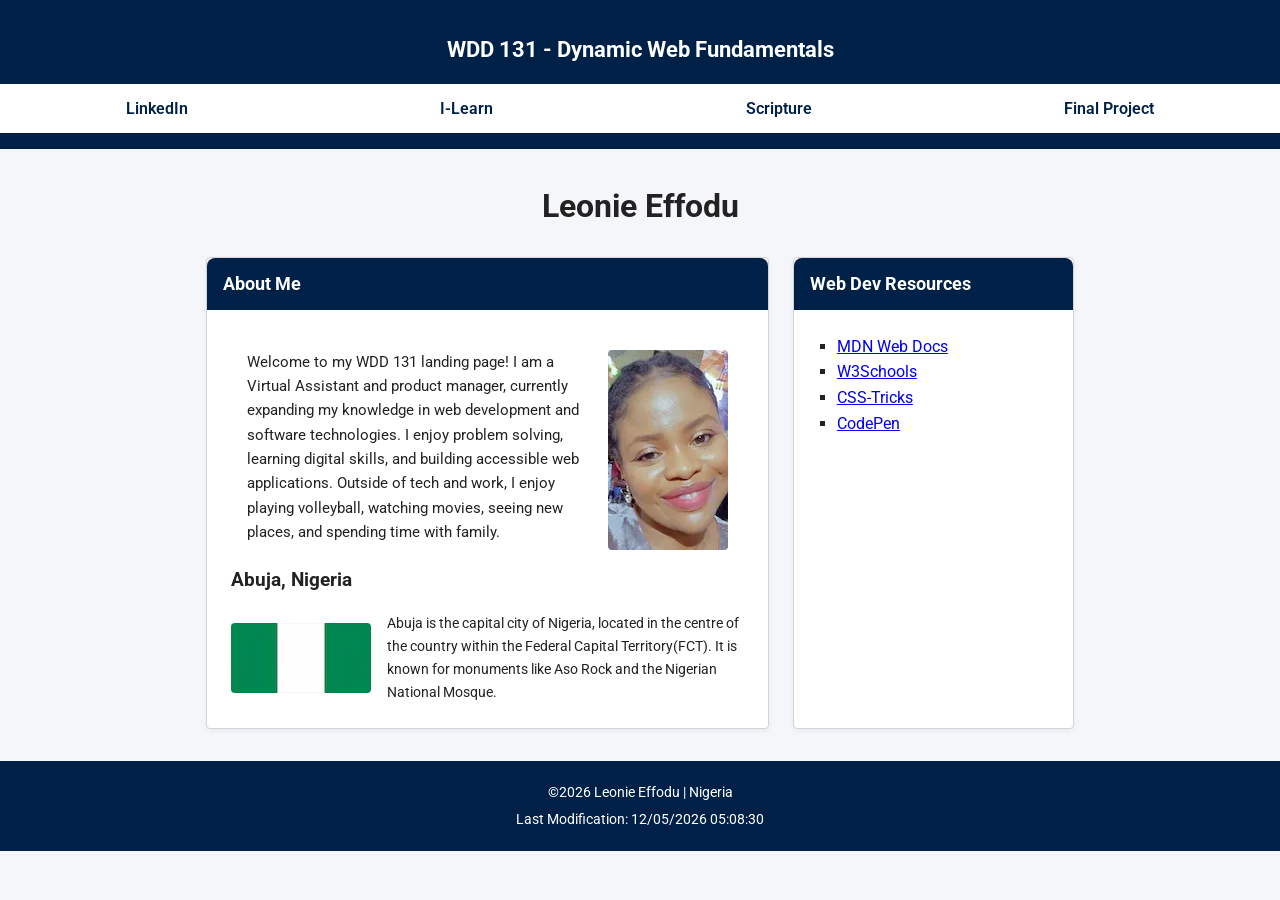
<file: index.html>
<!DOCTYPE html>
<html lang="en">

<head>
    <meta charset="UTF-8">
    <meta name="viewport" content="width=device-width, initial-scale=1.0">
    <title>WDD 131-Dynamic Web Fundamentals-Effodu Leonie</title>
    <meta name="description"
        content="WDD 131 - Dynamic Web Fundamentals course homepage for Leonie Effodu featuring web development resources and background information.">
    <meta name="author" content="Leonie Effodu">

    <link rel="preconnect" href="https://fonts.googleapis.com">
    <link rel="preconnect" href="https://fonts.gstatic.com" crossorigin>
    <link href="https://fonts.googleapis.com/css2?family=Roboto:wght@400;500;700&display=swap" rel="stylesheet">

    <link rel="stylesheet" href="styles/base.css">

    <script src="scripts/getdates.js" defer></script>
</head>

<body>
    <header>
        <span id="course-title">WDD 131 - Dynamic Web Fundamentals</span>
        <nav>
            <a href="https://www.linkedin.com/in/leonieeffodu" target="_blank">LinkedIn</a>
            <a href="https://byupw.instructure.com/" target="_blank">I-Learn</a>
            <a href="https://www.churchofjesuschrist.org/study/scriptures/bofm/1-ne/3?lang=eng&id=p7#p7"
                target="_blank">Scripture</a>
            <a href="#">Final Project</a>
        </nav>
    </header>

    <main>
        <h1>Leonie Effodu</h1>
        <div class="card-container">
            <section class="card">
                <h2>About Me</h2>
                <div class="card-content">
                    <p>Welcome to my WDD 131 landing page! I am a Virtual Assistant and product manager, currently
                        expanding my knowledge in
                        web development and software technologies. I enjoy problem solving, learning digital skills, and
                        building accessible web
                        applications. Outside of tech and work, I enjoy playing volleyball, watching movies, seeing new
                        places, and spending time with family.</p>
                    <img src="images/profile.webp" alt="Profile photo of Leonie Effodu">
                </div>
                <h3>Abuja, Nigeria</h3>
                <div class="location-info">
                    <img src="images/flag.webp" alt="Flag of Nigeria">
                    <p>Abuja is the capital city of Nigeria, located in the centre of the country within the Federal
                        Capital Territory(FCT). It is known for monuments like Aso Rock and the Nigerian National
                        Mosque.</p>
                </div>
            </section>

            <section class="card">
                <h2>Web Dev Resources</h2>
                <ul>
                    <li><a href="https://developer.mozilla.org/" target="_blank">MDN Web Docs</a></li>
                    <li><a href="https://www.w3schools.com/" target="_blank">W3Schools</a></li>
                    <li><a href="https://css-tricks.com/" target="_blank">CSS-Tricks</a></li>
                    <li><a href="https://codepen.io/" target="_blank">CodePen</a></li>
                </ul>
            </section>
        </div>
    </main>

    <footer>
        <p>&copy;<span id="currentyear"></span> Leonie Effodu | Nigeria</p>
        <p id="lastModified"></p>
    </footer>
</body>

</html>
</file>
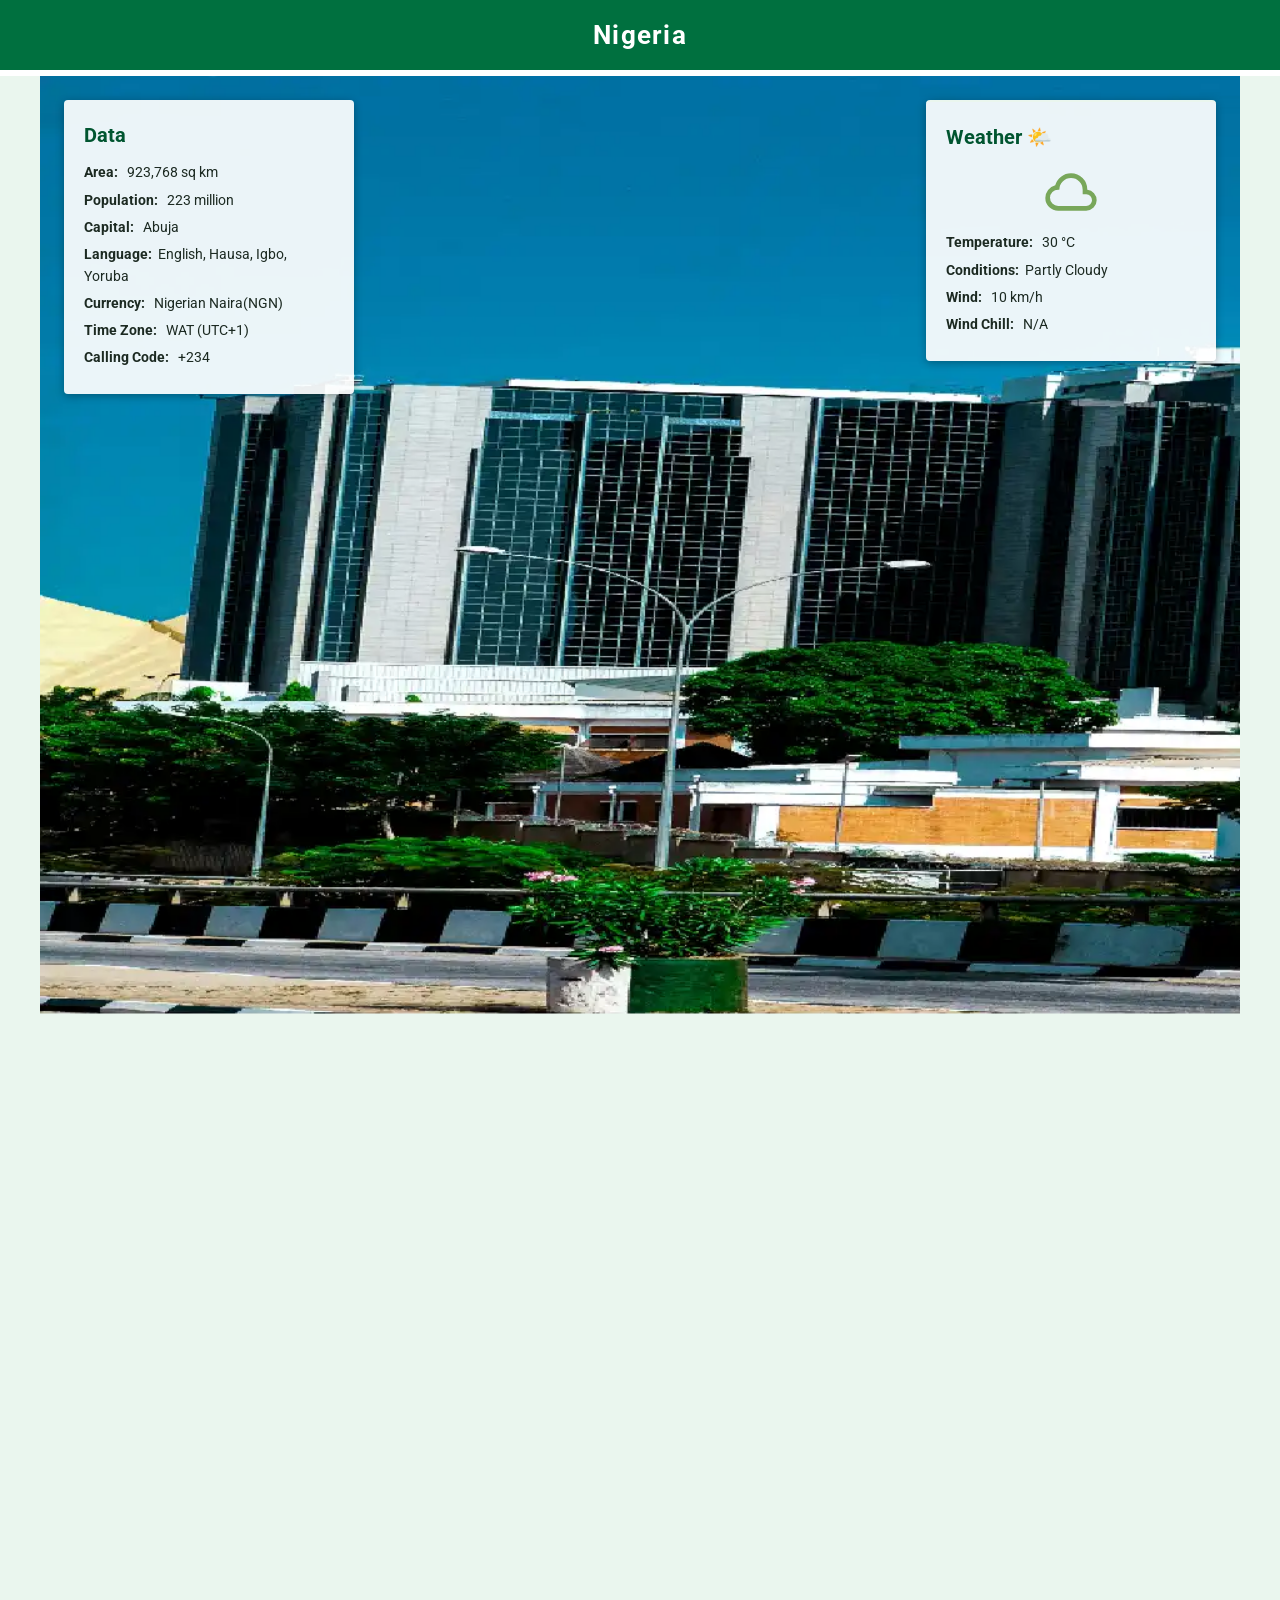
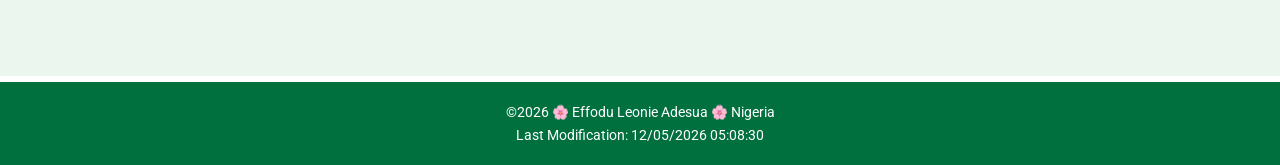
<file: place.html>
<!DOCTYPE html>
<html lang="en">

<head>
    <meta charset="UTF-8">
    <meta name="viewport" content="width=device-width, initial-scale=1.0">

    <title>W03 Assignment: Nigeria - Country Page | Effodu Leonie Adesua</title>
    <meta name="description"
        content="Explore Nigeria's geography, data, and current weather conditions including wind chill calculations.">
    <meta name="author" content="Leonie Effodu">
    <link rel="preconnect" href="https://fonts.googleapis.com">
    <link rel="preconnect" href="https://fonts.gstatic.com" crossorigin>
    <link href="https://fonts.googleapis.com/css2?family=Roboto:wght@300;400;700&display=swap" rel="stylesheet">
    <link rel="stylesheet" href="styles/place.css">
    <script src="scripts/place.js" defer></script>
    
</head>

<body>
    <header>
        <h1>Nigeria</h1>
    </header>

    <main class="hero-container">

<picture class="hero">
    <source srcset="images/nigeria_large.webp" media="(min-width: 1000px)">
    <source srcset="images/nigeria_medium.webp" media="(min-width: 500px)">
    <img src="images/nigeria_small.webp" alt="Landscape view of Nigeria" width="1200" height="600">
</picture> 

        <div class="content-grid">
            <section class="card data">
                <h2>Data</h2>
                <ul>
                    <li><span>Area:</span> 923,768 sq km</li>
                    <li><span>Population:</span> 223 million</li>
                    <li><span>Capital:</span> Abuja</li>
                    <li><span>Language:</span>English, Hausa, Igbo, Yoruba</li>
                    <li><span>Currency:</span> Nigerian Naira(NGN)</li>
                    <li><span>Time Zone:</span> WAT (UTC+1)</li>
                    <li><span>Calling Code:</span> +234</li>
                </ul>
            </section>

        <section class="card weather">
            <h2>Weather <span id="weather-icon-desktop" class="desktop-emoji">🌤️</span></h2>
            <div class="weather-content">
                <img src="images/weather.svg" alt="Weather Icon" class="mobile=svg-icon">
                <ul>
                    <li><span>Temperature:</span> <span id="temp">30</span> °C</li>
                    <li><span>Conditions:</span>Partly Cloudy</li>
                    <li><span>Wind:</span> <span id="wind">10</span> km/h</li>
                    <li><span>Wind Chill:</span> <span id="windchill">N/A</span></li>
                    
                </ul>
            </div>
            </section>
        </div>
    </main>

    <footer>
        <p>&copy;<span id="currentyear"></span> 🌸 Effodu Leonie Adesua 🌸 Nigeria</p>
        <p>Last Modification: <span id="lastModified"></span></p>
    </footer>
</body>
</html>
</file>
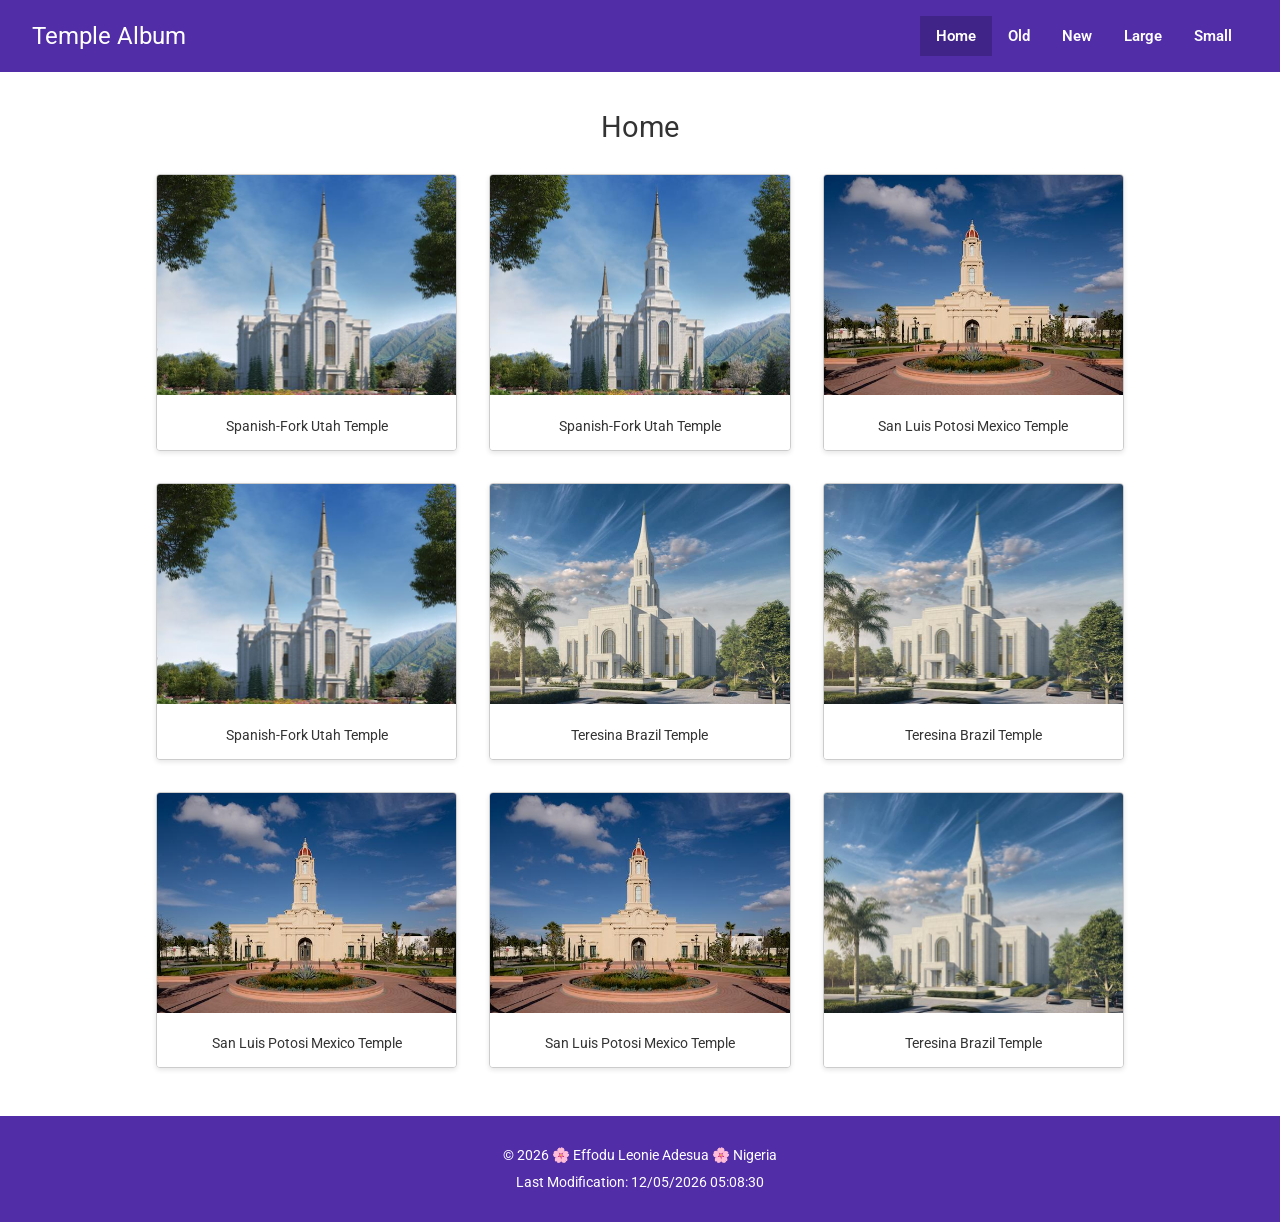
<file: temples.html>
<!DOCTYPE html>
<html lang="en">

<head>
    <meta charset="UTF-8">
    <meta name="viewport" content="width=device-width, initial-scale=1.0">
    <title>Temple Album - WDD 131</title>
    <meta name="description"
        content="Temple Album page for Leonie Effodu's WDD 131 Dynamic Web Fundamentals course project, showing images and information about various temples.">
    <meta name="author" content="Leonie Effodu">
    <link rel="preconnect" href="https://fonts.googleapis.com">
    <link rel="preconnect" href="https://fonts.gstatic.com" crossorigin>
    <link href="https://fonts.googleapis.com/css2?family=Roboto:wght@400;500;700&display=swap" rel="stylesheet">
    <link rel="stylesheet" href="styles/temples.css">
    <link rel="stylesheet" href="styles/temples-large.css">
    <script src="scripts/temples.js" defer></script>
</head>

<body>
    <header>
        <span class="site-title">Temple Album</span>
        <button id="menu" aria-label="Open Navigation Menu"></button>
        <nav>
            <ul class="navigation">
                <li><a href="#" class="active">Home</a></li>
                <li><a href="#">Old</a></li>
                <li><a href="#">New</a></li>
                <li><a href="#">Large</a></li>
                <li><a href="#">Small</a></li>
            </ul>
        </nav>
    </header>

    <main>
        <h1>Home</h1>
        <div class="gallery">

            <figure>
                <img src="images/spanishforkutah.jpg" alt="Spanish-Fork Utah Temple" loading="lazy">
                <figcaption>Spanish-Fork Utah Temple</figcaption>
            </figure>
            <figure>
                <img src="images/spanishforkutah.jpg" alt="Spanish-Fork Utah Temple" loading="lazy">
                <figcaption>Spanish-Fork Utah Temple</figcaption>
            </figure>
            <figure>
                <img src="images/sanluispotosimexico.jpg" alt="San Luis Potosi Mexico Temple" loading="lazy">
                <figcaption>San Luis Potosi Mexico Temple</figcaption>
            </figure>
            <figure>
                <img src="images/spanishforkutah.jpg" alt="Spanish-Fork Utah Temple" loading="lazy">
                <figcaption>Spanish-Fork Utah Temple</figcaption>
            </figure>
            <figure>
                <img src="images/teresinabrazil.jpg" alt="Teresina Brazil Temple" loading="lazy">
                <figcaption>Teresina Brazil Temple</figcaption>
            </figure>

            <figure>
                <img src="images/teresinabrazil.jpg" alt="Teresina Brazil Temple" loading="lazy">
                <figcaption>Teresina Brazil Temple</figcaption>
            </figure>
            <figure>
                <img src="images/sanluispotosimexico.jpg" alt="San Luis Potosi Mexico Temple" loading="lazy">
                <figcaption>San Luis Potosi Mexico Temple</figcaption>
            </figure>
            <figure>
                <img src="images/sanluispotosimexico.jpg" alt="San Luis Potosi Mexico Temple" loading="lazy">
                <figcaption>San Luis Potosi Mexico Temple</figcaption>
            </figure>
            <figure>
                <img src="images/teresinabrazil.jpg" alt="Teresina Brazil Temple" loading="lazy">
                <figcaption>Teresina Brazil Temple</figcaption>
            </figure>
        </div>
    </main>

    <footer>
        <p>&copy; <span id="currentyear"></span> 🌸 Effodu Leonie Adesua 🌸 Nigeria</p>
        <p id="lastModified"></p>
    </footer>
</body>

</html>
</file>
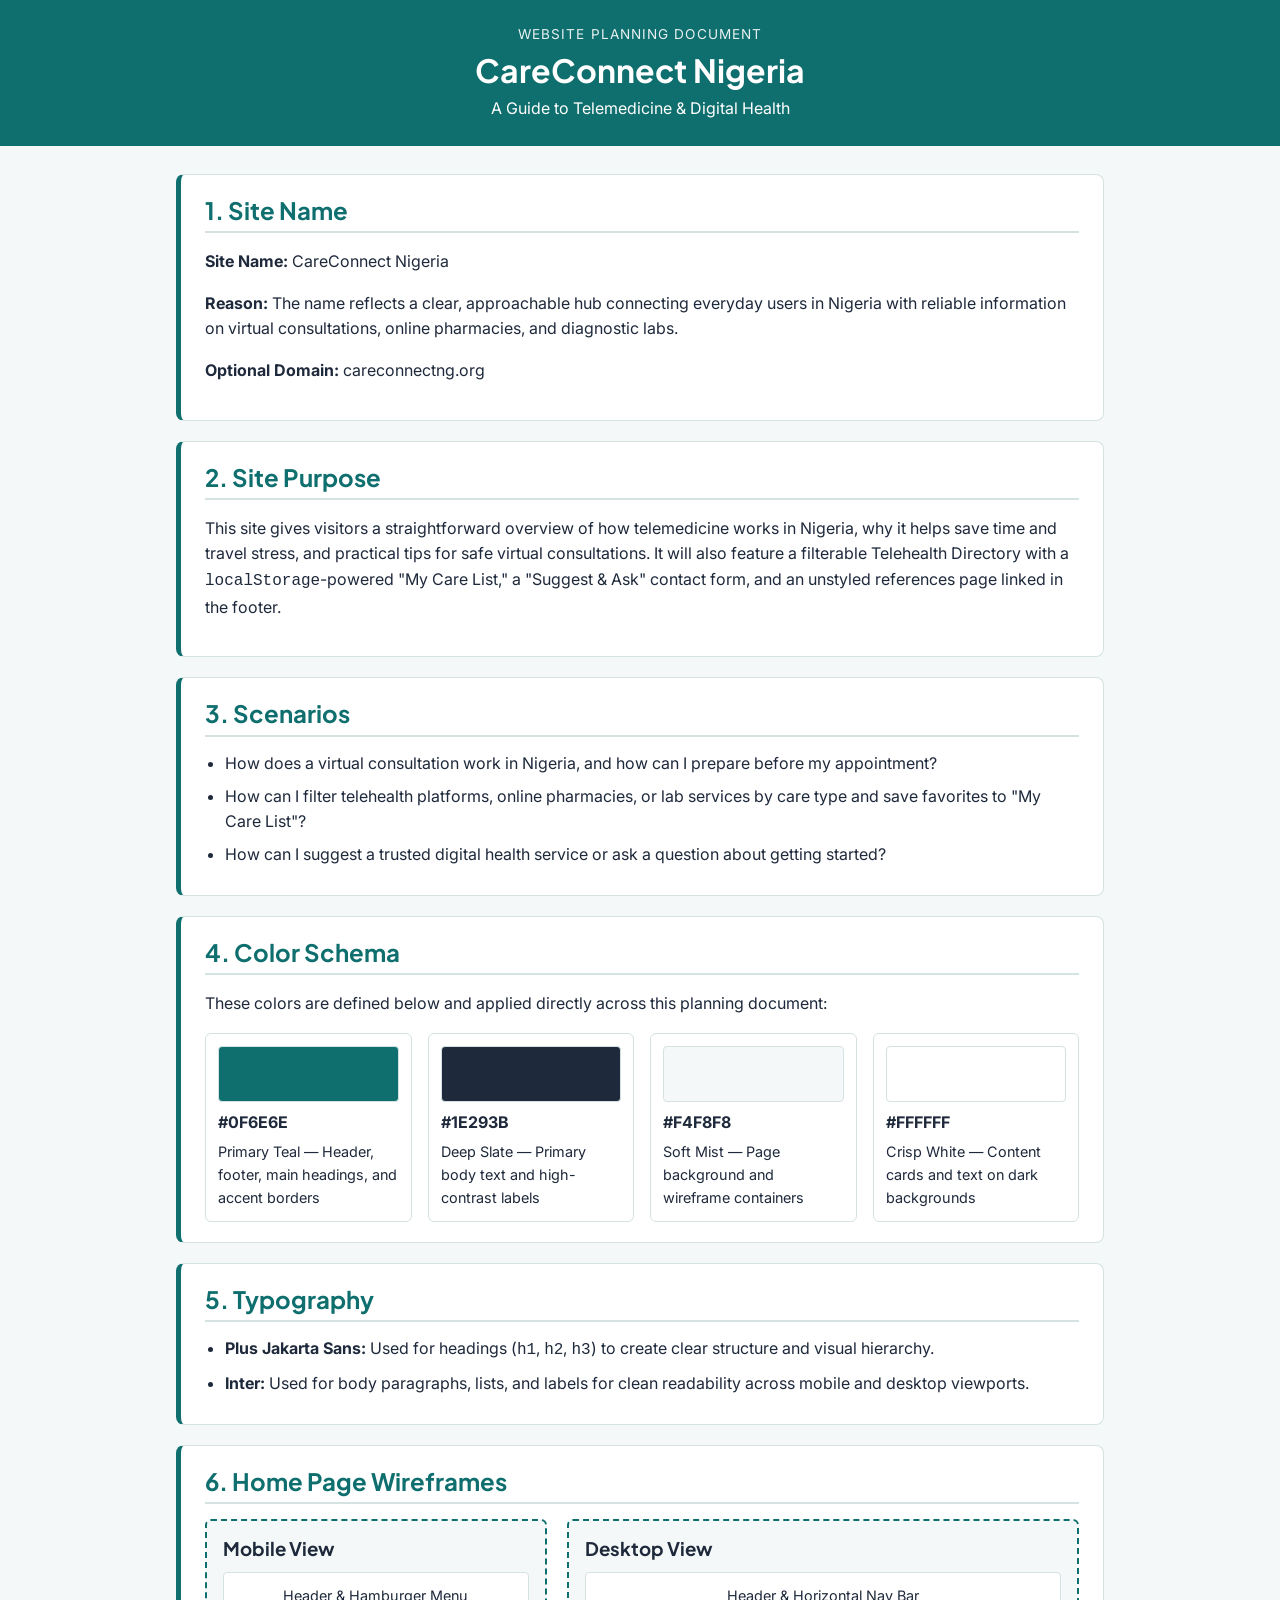
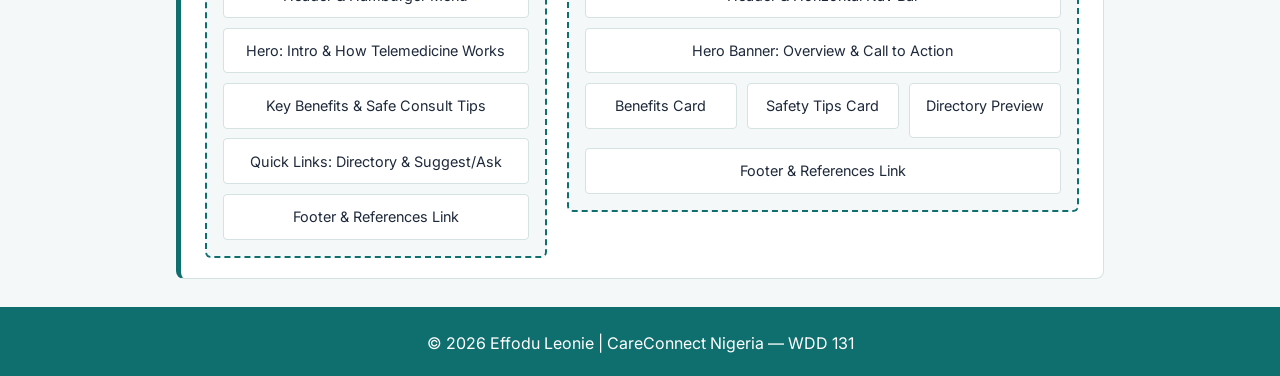
<file: project/siteplan.html>
<!DOCTYPE html>
<html lang="en">

<head>
    <meta charset="UTF-8">
    <meta name="viewport" content="width=device-width, initial-scale=1.0">
    <title>CareConnect Nigeria — Website Planning Document</title>
    <meta name="description"
        content="Planning document for CareConnect Nigeria: A Guide to Telemedicine & Digital Health, covering purpose, scenarios, colors, font, and wireframes.">
    <meta name="author" content="Effodu Leonie">
    <link rel="preconnect" href="https://fonts.googleapis.com">
    <link rel="preconnect" href="https://fonts.gstatic.com" crossorigin>
    <link
        href="https://fonts.googleapis.com/css2?family=Inter:wght@400;500;600&family=Plus+Jakarta+Sans:wght@600;700&display=swap"
        rel="stylesheet">
    <link rel="stylesheet" href="styles/siteplan.css">
</head>

<body>
    <header class="site-header">
        <p class="doc-label">Website Planning Document</p>
        <h1>CareConnect Nigeria</h1>
        <p class="subtitle">A Guide to Telemedicine &amp; Digital Health</p>
    </header>

    <main>
        <section id="site-name">
            <h2>1. Site Name</h2>
            <p><strong>Site Name:</strong> CareConnect Nigeria</p>
            <p><strong>Reason:</strong> The name reflects a clear, approachable hub connecting everyday users in Nigeria
                with reliable information on virtual consultations, online pharmacies, and diagnostic labs.</p>
            <p><strong>Optional Domain:</strong> careconnectng.org</p>
        </section>

        <section id="site-purpose">
            <h2>2. Site Purpose</h2>
            <p>This site gives visitors a straightforward overview of how telemedicine works in Nigeria, why it helps
                save time and travel stress, and practical tips for safe virtual consultations. It will also feature a
                filterable Telehealth Directory with a <code>localStorage</code>-powered "My Care List," a "Suggest
                &amp; Ask" contact form, and an unstyled references page linked in the footer.</p>
        </section>

        <section id="scenarios">
            <h2>3. Scenarios</h2>
            <ul>
                <li>How does a virtual consultation work in Nigeria, and how can I prepare before my appointment?</li>
                <li>How can I filter telehealth platforms, online pharmacies, or lab services by care type and save
                    favorites to "My Care List"?</li>
                <li>How can I suggest a trusted digital health service or ask a question about getting started?</li>
            </ul>
        </section>

        <section id="color-schema">
            <h2>4. Color Schema</h2>
            <p>These colors are defined below and applied directly across this planning document:</p>
            <div class="swatch-grid">
                <div class="swatch-card">
                    <span class="swatch-box swatch-teal" aria-hidden="true"></span>
                    <p class="swatch-code">#0F6E6E</p>
                    <p class="swatch-role">Primary Teal — Header, footer, main headings, and accent borders</p>
                </div>
                <div class="swatch-card">
                    <span class="swatch-box swatch-slate" aria-hidden="true"></span>
                    <p class="swatch-code">#1E293B</p>
                    <p class="swatch-role">Deep Slate — Primary body text and high-contrast labels</p>
                </div>
                <div class="swatch-card">
                    <span class="swatch-box swatch-mist" aria-hidden="true"></span>
                    <p class="swatch-code">#F4F8F8</p>
                    <p class="swatch-role">Soft Mist — Page background and wireframe containers</p>
                </div>
                <div class="swatch-card">
                    <span class="swatch-box swatch-white" aria-hidden="true"></span>
                    <p class="swatch-code">#FFFFFF</p>
                    <p class="swatch-role">Crisp White — Content cards and text on dark backgrounds</p>
                </div>
            </div>
        </section>

        <section id="typography">
            <h2>5. Typography</h2>
            <ul>
                <li><strong>Plus Jakarta Sans:</strong> Used for headings (<code>h1</code>, <code>h2</code>,
                    <code>h3</code>) to create clear structure and visual hierarchy.</li>
                <li><strong>Inter:</strong> Used for body paragraphs, lists, and labels for clean readability across
                    mobile and desktop viewports.</li>
            </ul>
        </section>

        <section id="wireframes">
            <h2>6. Home Page Wireframes</h2>
            <div class="wireframe-grid">
                <div class="wireframe-card">
                    <h3>Mobile View</h3>
                    <div class="wire-block">Header &amp; Hamburger Menu</div>
                    <div class="wire-block">Hero: Intro &amp; How Telemedicine Works</div>
                    <div class="wire-block">Key Benefits &amp; Safe Consult Tips</div>
                    <div class="wire-block">Quick Links: Directory &amp; Suggest/Ask</div>
                    <div class="wire-block">Footer &amp; References Link</div>
                </div>
                <div class="wireframe-card">
                    <h3>Desktop View</h3>
                    <div class="wire-block">Header &amp; Horizontal Nav Bar</div>
                    <div class="wire-block">Hero Banner: Overview &amp; Call to Action</div>
                    <div class="wire-row">
                        <div class="wire-block">Benefits Card</div>
                        <div class="wire-block">Safety Tips Card</div>
                        <div class="wire-block">Directory Preview</div>
                    </div>
                    <div class="wire-block">Footer &amp; References Link</div>
                </div>
            </div>
        </section>
    </main>

    <footer class="site-footer">
        <p>&copy; 2026 Effodu Leonie | CareConnect Nigeria — WDD 131</p>
    </footer>
</body>

</html>
</file>
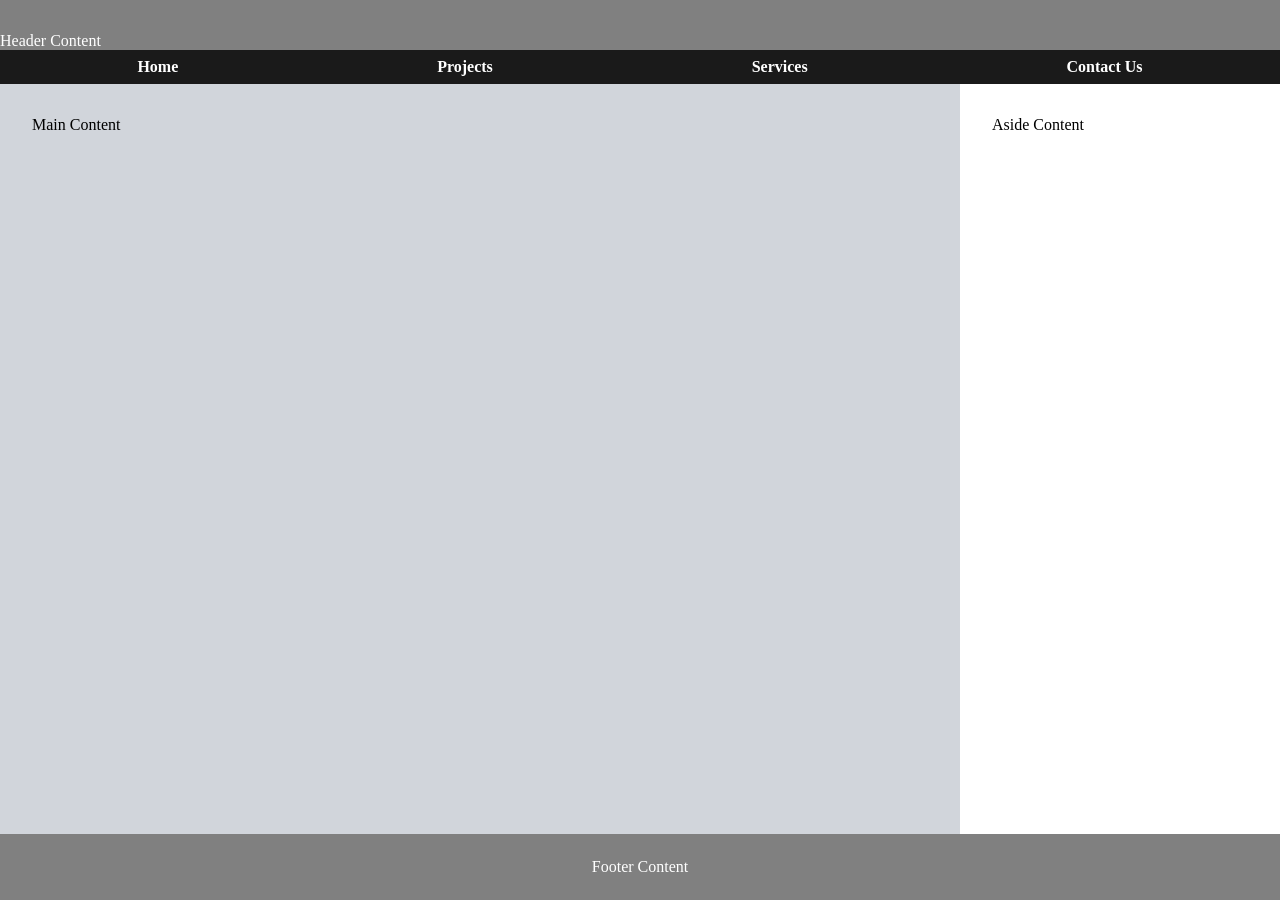
<file: week01/basic-layout.html>
<!DOCTYPE html>
<html lang="en">
<head>
    <meta charset="UTF-8">
    <meta name="viewport" content="width=device-width, initial-scale=1.0">
    <title>Effodu Leonie | WDD 131</title>
    <link rel="stylesheet" href="styles/layout.css">
</head>
<body>
    <header>Header Content
        <nav>
            <a href="#">Home</a>
            <a href="#">Projects</a>
            <a href="#">Services</a>
            <a href="#">Contact Us</a>
        </nav>
    </header>

    <main>
        <p>Main Content</p>
    </main>
    <aside>
        <p>Aside Content</p>
    </aside>
    <footer>
        <p>Footer Content</p>
    </footer>
</body>
</html>
</file>
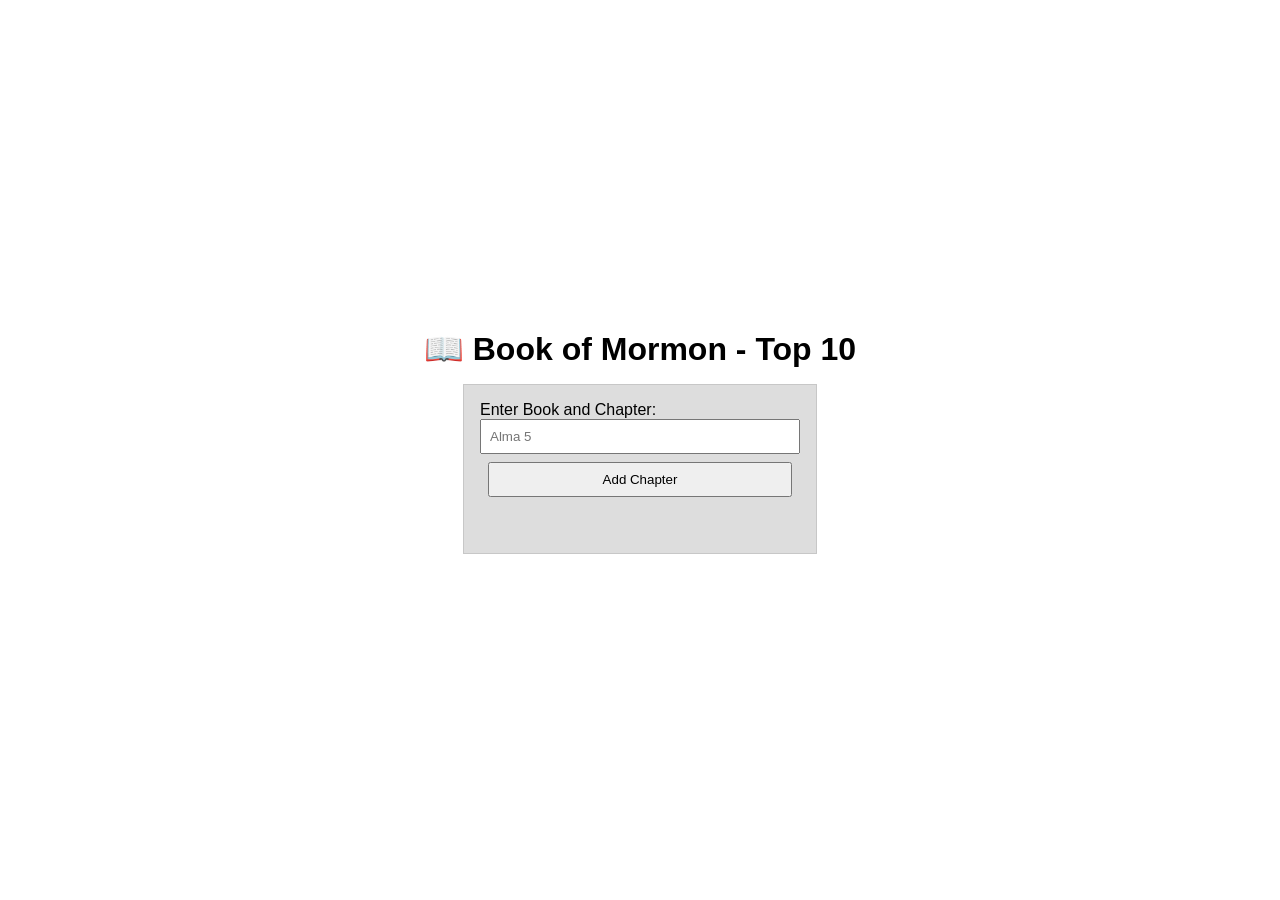
<file: week02/bom.html>
<!DOCTYPE html>
<html lang="en">

<head>
    <meta charset="UTF-8">
    <meta name="viewport" content="width=device-width, initial-scale=1.0">
    <title>Book of Mormon- Top 10 Chapters</title>
    <link rel="stylesheet" href="styles/style.css">
    <script src="scripts/bom.js" defer></script>
</head>

<body>
    <h1>📖 Book of Mormon - Top 10</h1>
    <main>
        <label for="favchap">Enter Book and Chapter: </label>
        <input type="text" id="favchap" placeholder="Alma 5">
        <button type="submit">Add Chapter</button>
        <ul id="list"></ul>
    </main>
</body>
</html>
</file>
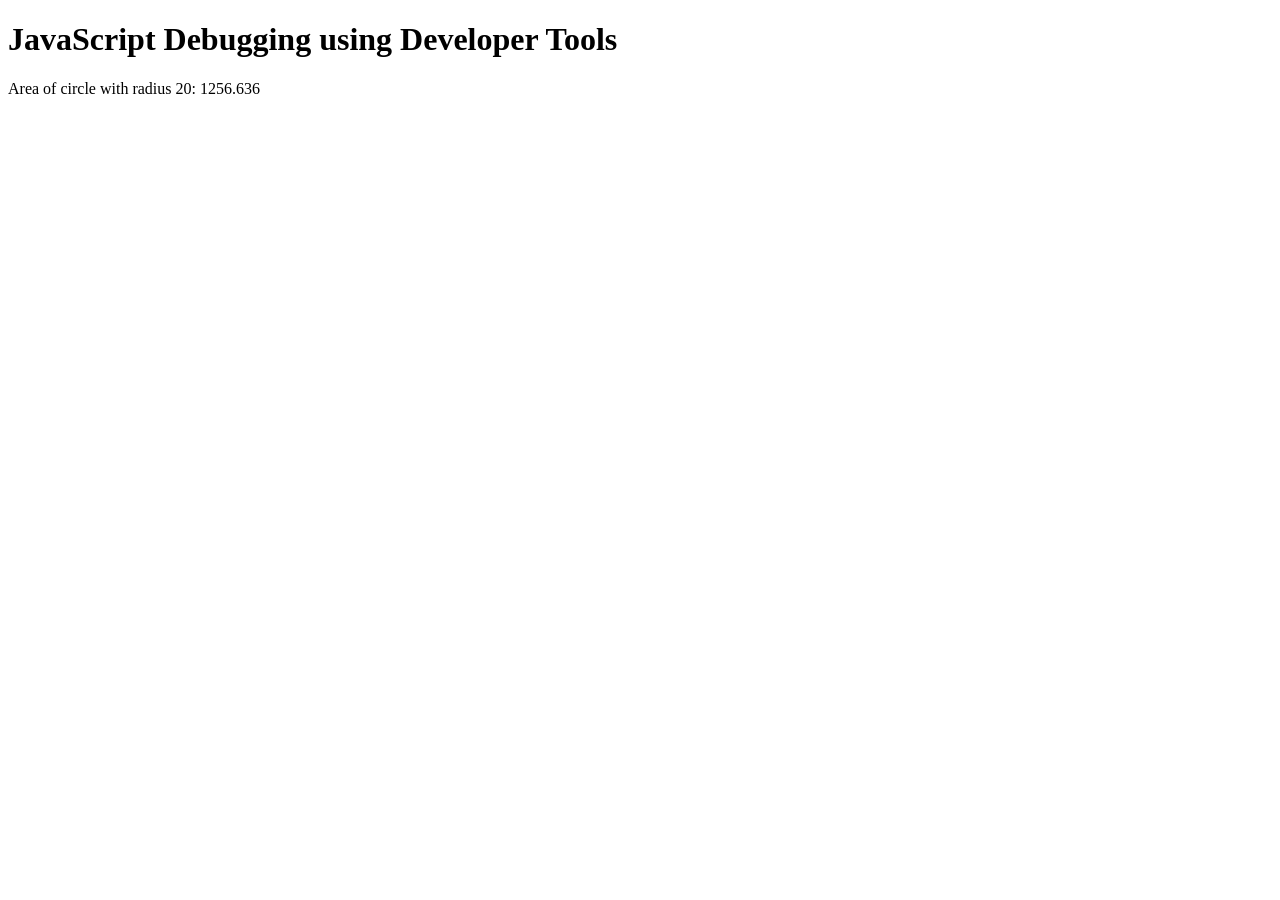
<file: week02/debugging.html>
<!DOCTYPE html>
<html lang="en">
<head>
    <meta charset="UTF-8">
    <meta name="viewport" content="width=device-width, initial-scale=1.0">
    <title>Document</title>
    <script src="scripts/debugging.js" defer></script>
</head>
<body>
    <h1>JavaScript Debugging using Developer Tools</h1>
    <P>Area of circle with radius <span id="radius"></span>: <span id="area"></span></P>
</body>
</html>
</file>
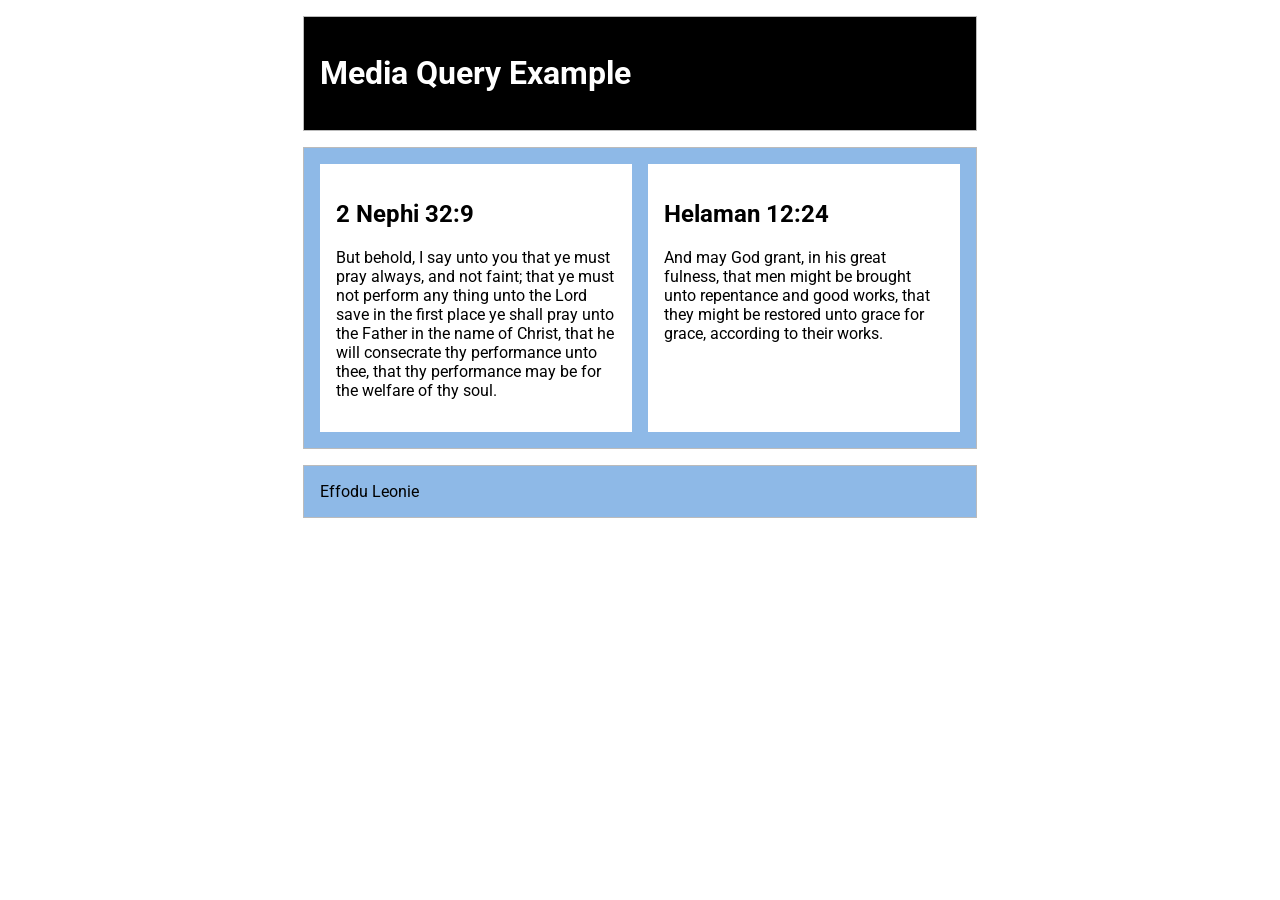
<file: week02/media-query.html>
<!DOCTYPE html>
<html lang="en">
<head>
    <meta charset="UTF-8">
    <meta name="viewport" content="width=device-width, initial-scale=1.0">
    <title>WDD 131 - Media Query Example</title>
    <meta name="description" content="Media query learning activity example page.">
    <meta name="author" content="Leonie Effodu">
    <link rel="preconnect" href="https://fonts.googleapis.com">
    <link rel="preconnect" href="https://fonts.gstatic.com" crossorigin>
    <link href="https://fonts.googleapis.com/css2?family=Roboto&display=swap" rel="stylesheet">
    <link rel="stylesheet" href="styles/media-query.css">
    <link rel="stylesheet" href="styles/media-query-large.css">
</head>

<body>
    <header>
        <h1>Media Query Example</h1>
    </header>
    <main>
        <section>
            <h2>2 Nephi 32:9</h2>
            <p>But behold, I say unto you that ye must pray always, and not faint; that ye must not perform any thing unto the Lord
            save in the first place ye shall pray unto the Father in the name of Christ, that he will consecrate thy performance
            unto thee, that thy performance may be for the welfare of thy soul.</p>
        </section>
        
        <section>
            <h2>Helaman 12:24</h2>
            <P>And may God grant, in his great fulness, that men might be brought unto repentance and good works, that they might be
            restored unto grace for grace, according to their works.</P> 
        </section>
    </main>

    <footer>
        Effodu Leonie
    </footer>

</body>
</html>
</file>
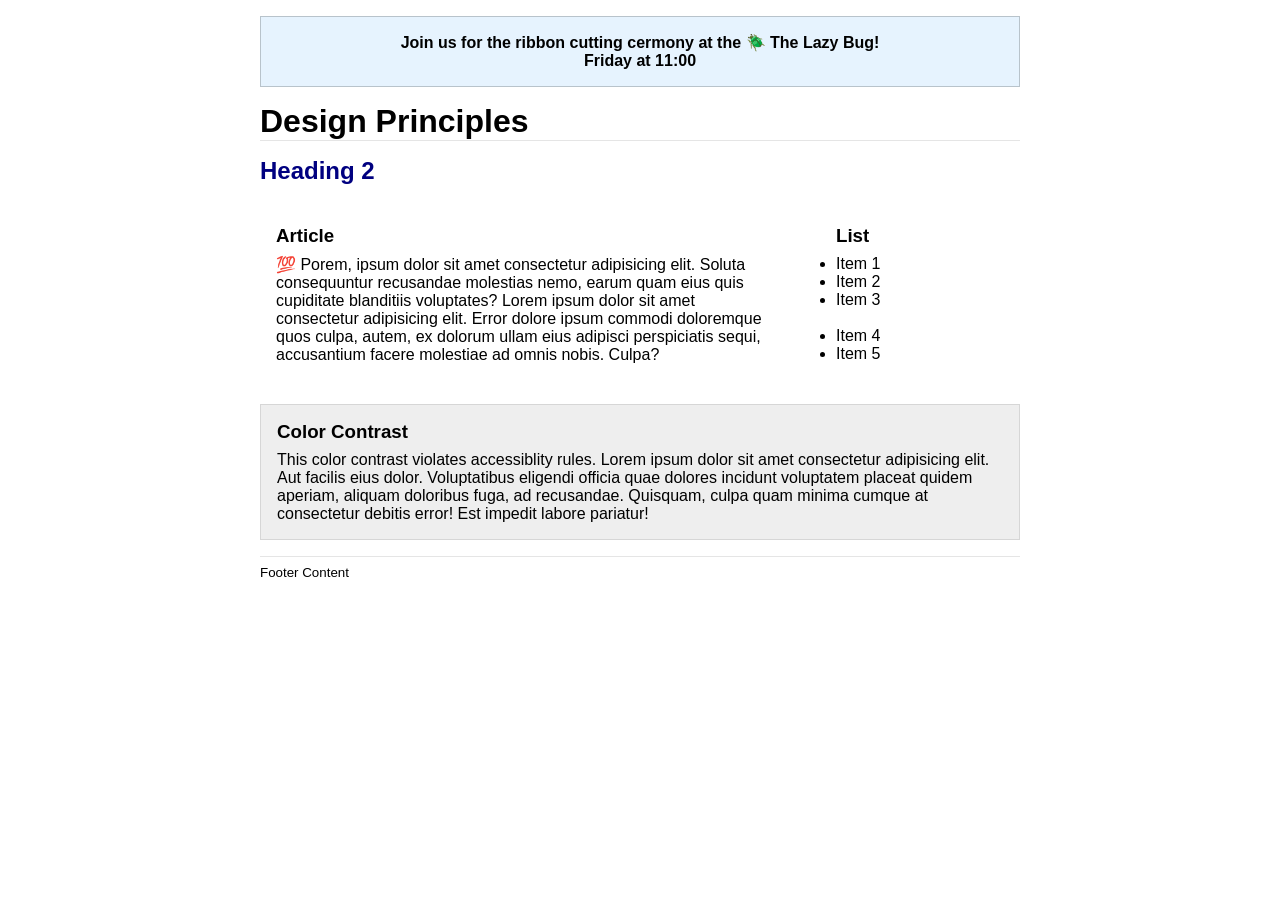
<file: week03/design.html>
<!DOCTYPE html>
<html lang="en">
<head>
    <meta charset="UTF-8">
    <meta name="viewport" content="width=device-width, initial-scale=1.0">
    <title>Document</title>
    <link rel="stylesheet" href="styles/design.css">
</head>

<body>
    <header>
    <div class="banner">Join us for the ribbon cutting cermony at the 🪲 The Lazy Bug!<br>Friday at 11:00</div>
        <h1>Design Principles</h1>
    </header>
    <main>
        <h2>Heading 2</h2>
        <section>
            <h3>Article</h3>
            <article>
                <p>💯 Porem, ipsum dolor sit amet consectetur adipisicing elit. Soluta consequuntur recusandae molestias
                    nemo, earum quam eius quis cupiditate blanditiis voluptates? Lorem ipsum dolor sit amet consectetur
                    adipisicing elit. Error dolore ipsum commodi doloremque quos culpa, autem, ex dolorum ullam eius
                    adipisci perspiciatis sequi, accusantium facere molestiae ad omnis nobis. Culpa?</p>
            </article>
        </section>
        <section>
            <h3>List</h3>
            <ul>
                <li>Item 1</li>
                <li>Item 2</li>
                <li>Item 3<br><br></li>
                <li>Item 4</li>
                <li>Item 5</li>
            </ul>
        </section>
        <div class="callout">
            <h3>Color Contrast</h3>
            <p>This color contrast violates accessiblity rules. Lorem ipsum dolor sit amet consectetur adipisicing elit. Aut
                facilis eius dolor. Voluptatibus eligendi officia quae dolores incidunt voluptatem placeat quidem aperiam,
                aliquam doloribus fuga, ad recusandae. Quisquam, culpa quam minima cumque at consectetur debitis error! Est
                impedit labore pariatur!</p>
        </div>
    </main>
    <footer>
        Footer Content
    </footer>

    
</body>
</html>
</file>
<file: styles/base.css>
* {
    box-sizing: border-box;
    margin: 0;
    padding: 0;
}

:root {
    --dark-navy: #002147;
    --text-color: #222222;
    --bg-light: #f4f6f9;
    --card-bg: #ffffff;
    --border-color: #d1d5db;
}

body {
    font-family:Roboto, system-ui, -apple-system, BlinkMacSystemFont, 'Segoe UI', Oxygen, Ubuntu, Cantarell, 'Open Sans', 'Helvetica Neue', sans-serif ;
    background-color: var(--bg-light);
    color: var(--text-color);
    line-height: 1.6;
}

header {
    background-color: var(--dark-navy);
    color: #ffffff;
    text-align: center;
    padding: 1rem 0;
}

#course-title {
    display: block;
    font-size: 1.4rem;
    font-weight: bold;
    padding: 1rem 0;
}

nav {
    display: flex;
    justify-content: space-around;
    background-color: #ffffff;
}

nav a {
    color: var(--dark-navy);
    text-decoration: none;
    padding: 0.75rem 1rem;
    display: block;
    font-weight: 600;
    transition: background-color 0.2s, color 0.2s ease;
}

nav a:hover {
    background-color: var(--dark-navy);
    color: #ffffff;
}

main {
    max-width: 900px;
    margin: 2rem auto;
    padding: 0 1rem;
}

h1 {
    text-align: center;
    color: var(--text-color);
    margin-bottom: 1.5rem;
}

.card-container {
    display: grid;
    grid-template-columns: 2fr 1fr;
    gap: 1.5rem;
}

.card {
    background-color: var(--card-bg);
    border: 1px solid var(--border-color);
    border-radius: 4px;
    padding: 1.5rem;
    overflow: hidden;
    box-shadow: 0 2px 5px rgba(0, 0, 0, 0.05);
}

.card h2 {
    margin: -1.5rem -1.5rem 1.5rem -1.5rem;
    padding: 0.75rem 1rem;
    border-top-left-radius: 8px;
    border-top-right-radius: 8px;
    font-size: 1.1rem;
    background-color: var(--dark-navy);
    color: #ffffff;
}

.card-content {
    display: flex;
    gap: 1rem;
    padding: 1rem;
    align-items: flex-start;
}

.card ul li a:hover {
    color: #002147;
    background-color: #e6f2ff;
    padding: 0.2rem 0.4rem;
    border-radius: 4px;
}

.location-info {
    display: flex;
    gap: 1rem;
    align-items: center;
    margin-top: 1rem;
    font-size: 0.9rem;
}


.card img {
    border-radius: 4px;
    object-fit: cover;
    max-width: 100%;
    height: auto;
}

.card ul {
    list-style-type: square;
    padding-left: 1.2rem;
}

.card a {
    text-decoration: underline;
}

.card-content p {
    color: var(--text-color);
    font-size: 0.95rem;
}

footer {
    background-color: var(--dark-navy);
    color: #ffffff;
    text-align: center;
    padding: 1rem;
    margin-top: 2rem;
    font-size: 0.9rem;
}

footer p {
    margin: 0.25rem 0;
}
</file>
<file: styles/place.css>
:root {
    --green: #00703f;
    --green-dark: #005530;
    --white: #ffffff;
    --mint: #eaf6ee;
    --ink: #1c2a22;
    --card-bg: rgba(255, 255, 255, 0.92);
    --font-main: "Roboto", Arial, Helvetica, sans-serif;
}

* {
    box-sizing: border-box;
    margin: 0;
    padding: 0;
}

body {
    font-family: var(--font-main);
    color: var(--ink);
    background-color: var(--mint);
    line-height: 1.5;
}

header,
footer {
    background-color: var(--green);
    color: var(--white);
    text-align: center;
    padding: 1rem;
}

header {
    border-bottom: 6px solid var(--white);
}

footer {
    border-top: 6px solid var(--white);
    font-size: 0.85rem;
}

footer p {
    margin: 0.2rem 0;
}

h1 {
    font-size: 1.6rem;
    font-weight: 700;
    letter-spacing: 0.05em;
}

main picture,
main picture img {
    display: block;
    width: 100%;
    max-width: 100%;
    height: auto;
}

main>div section {
    background-color: var(--white);
    padding: 1.25rem;
    text-align: center;
}

main>div section+section {
    border-top: 2px solid var(--mint);
}

h2 {
    margin-bottom: 0.75rem;
    font-size: 1.25rem;
    color: var(--green-dark);
}

main section ul {
    list-style: none;
    max-width: 24rem;
    margin: 0 auto;
    text-align: left;
    font-size: 0.9rem;
}

main section li {
    margin-bottom: 0.35rem;
}

main section li>span:first-child {
    font-weight: 700;
    margin-right: 0.35rem;
}

main section img {
    display: block;
    width: 56px;
    height: 56px;
    margin: 0 auto 0.75rem;
}

@media (min-width: 1000px) {
    main {
        position: relative;
        max-width: 1200px;
        margin: 0 auto;
    }

    main>div {
        position: absolute;
        inset: 0;
        padding: 1.5rem;
        display: flex;
        justify-content: space-between;
        align-items: flex-start;
    }

    main>div section {
        background-color: var(--card-bg);
        width: 290px;
        text-align: left;
        border-radius: 4px;
        box-shadow: 0 2px 8px rgba(0, 0, 0, 0.3);
        border-top: none;
    }
}
</file>
<file: styles/temples.css>
* {
    box-sizing: border-box;
    margin: 0;
    padding: 0;
}

:root {
    --primary-color: #512da8;
    --text-color: #333333;
    --bg-light: #ffffff;
}

body {
    font-family: Roboto, system-ui, -apple-system, BlinkMacSystemFont, 'Segoe UI', sans-serif;
    background-color: var(--bg-light);
    color: var(--text-color);
    line-height: 1.6;
}

header {
    background-color: var(--primary-color);
    color: #ffffff;
    display: flex;
    justify-content: space-between;
    align-items: center;
    padding: 1rem 1.5rem;
    position: relative;
}

.site-title {
    font-size: 1.5rem;
    font-weight: 400;
    color: #ffffff;
}

#menu {
    font-size: 1.5rem;
    background: none;
    border: 0;
    color: #ffffff;
    cursor: pointer;
}

#menu::before {
    content: "\2630";
}

#menu.open::before {
    content: "\2715";
}

nav {
    display: none;
    position: absolute;
    top: 100%;
    left: 0;
    width: 100%;
    background-color: var(--primary-color);
    z-index: 10;
}

nav.open {
    display: flex;
    flex-direction: column;
}

.navigation {
    list-style: none;
    display: flex;
    flex-direction: column;
    width: 100%;
}

.navigation a {
    color: #ffffff;
    text-decoration: none;
    padding: 1rem;
    display: block;
    text-align: center;
    font-weight: 600;
}

.navigation a:hover {
    background-color: rgba(255, 255, 255, 0.2);
}

.active {
    background-color: rgba(0, 0, 0, 0.2);
}

main {
    max-width: 800px;
    margin: 1rem auto;
    padding: 1rem;
}

main h1 {
    text-align: center;
    margin-bottom: 1.5rem;
    color: var(--text-color);
    font-size: 1.8rem;
    font-weight: 400;
}

.gallery {
    display: grid;
    grid-template-columns: 1fr;
    gap: 1.5rem;
}

figure {
    background-color: #ffffff;
    border: 1px solid #ccc;
    border-radius: 4px;
    overflow: hidden;
    text-align: center;
    box-shadow: 0 2px 5px rgba(0, 0, 0, 0.1);
}

figure img {
    width: 100%;
    height: 220px;
    object-fit: cover;
}

figcaption {
    padding: 0.75rem;
    font-size: 0.9rem;
    color: #333333;
    background-color: #ffffff;
}

footer {
    background-color: var(--primary-color);
    color: #ffffff;
    text-align: center;
    padding: 1.5rem;
    margin-top: 2rem;
    font-size: 0.9rem;
}
footer p {
    margin: 0.25rem 0;
}
</file>
<file: styles/temples-large.css>
@media (min-width: 37.5em) {
    header {
        padding: 1rem 2rem;
    }

    #menu {
        display: none;
    }

    nav {
        position: static;
        display: flex;
        /* Keeps flex active for desktop */
        width: auto;
        background: transparent;
    }

    .navigation {
        flex-direction: row;
    }

    .navigation a {
        padding: 0.5rem 1rem;
        font-size: 0.95rem;
    }

    main {
        max-width: 1000px;
    }

    .gallery {
        grid-template-columns: repeat(3, 1fr);
        gap: 2rem;
    }
}
</file>
<file: project/styles/siteplan.css>
:root {
    --primary-teal: #0f6e6e;
    --deep-slate: #1e293b;
    --soft-mist: #f4f8f8;
    --crisp-white: #ffffff;
    --border-subtle: #d5e2e2;
    --heading-font: "Plus Jakarta Sans", Arial, sans-serif;
    --body-font: "Inter", Arial, sans-serif;
}

* {
    box-sizing: border-box;
}

body {
    margin: 0;
    font-family: var(--body-font);
    font-size: 1rem;
    line-height: 1.6;
    color: var(--deep-slate);
    background-color: var(--soft-mist);
}

.site-header,
.site-footer {
    background-color: var(--primary-teal);
    color: var(--crisp-white);
    text-align: center;
    padding: 1.5rem 1rem;
}

.doc-label {
    margin: 0 0 0.25rem;
    font-size: 0.85rem;
    letter-spacing: 0.08em;
    text-transform: uppercase;
    opacity: 0.9;
}

h1,
h2,
h3 {
    font-family: var(--heading-font);
    margin-top: 0;
    line-height: 1.25;
}

.site-header h1 {
    margin: 0;
    font-size: 2rem;
}

.subtitle {
    margin: 0.4rem 0 0;
}

main {
    max-width: 960px;
    margin: 1.75rem auto;
    padding: 0 1rem;
}

section {
    background-color: var(--crisp-white);
    border: 1px solid var(--border-subtle);
    border-left: 5px solid var(--primary-teal);
    border-radius: 8px;
    padding: 1.25rem 1.5rem;
    margin-bottom: 1.25rem;
}

h2 {
    color: var(--primary-teal);
    border-bottom: 2px solid var(--border-subtle);
    padding-bottom: 0.4rem;
    margin-bottom: 0.9rem;
}

h3 {
    color: var(--deep-slate);
    margin-bottom: 0.75rem;
}

ul {
    padding-left: 1.25rem;
    margin: 0.5rem 0 0;
}

li {
    margin-bottom: 0.45rem;
}

.swatch-grid {
    display: grid;
    grid-template-columns: repeat(auto-fit, minmax(180px, 1fr));
    gap: 1rem;
    margin-top: 1rem;
}

.swatch-card {
    border: 1px solid var(--border-subtle);
    border-radius: 6px;
    padding: 0.75rem;
    background-color: var(--crisp-white);
}

.swatch-box {
    display: block;
    height: 56px;
    border-radius: 4px;
    border: 1px solid var(--border-subtle);
    margin-bottom: 0.5rem;
}

.swatch-teal {
    background-color: #0f6e6e;
}

.swatch-slate {
    background-color: #1e293b;
}

.swatch-mist {
    background-color: #f4f8f8;
}

.swatch-white {
    background-color: #ffffff;
}

.swatch-code {
    font-weight: 700;
    margin: 0 0 0.25rem;
}

.swatch-role {
    font-size: 0.9rem;
    margin: 0;
}

.wireframe-grid {
    display: grid;
    grid-template-columns: 1fr;
    gap: 1.25rem;
}

.wireframe-card {
    background-color: var(--soft-mist);
    border: 2px dashed var(--primary-teal);
    border-radius: 6px;
    padding: 1rem;
}

.wire-block {
    background-color: var(--crisp-white);
    border: 1px solid var(--border-subtle);
    border-radius: 4px;
    padding: 0.65rem;
    text-align: center;
    margin-bottom: 0.6rem;
    font-size: 0.9rem;
}

.wire-block:last-child {
    margin-bottom: 0;
}

.wire-row {
    display: grid;
    grid-template-columns: 1fr;
    gap: 0.6rem;
    margin-bottom: 0.6rem;
}

@media (min-width: 48rem) {
    .wireframe-grid {
        grid-template-columns: 0.8fr 1.2fr;
        align-items: start;
    }

    .wire-row {
        grid-template-columns: repeat(3, 1fr);
    }
}

.site-footer p {
    margin: 0;
}
</file>
<file: week01/styles/layout.css>
*{
    box-sizing: border-box;
    margin: 0;
    padding: o;
}

body {
    font-family: 'Times New Roman', Times, serif;
    display: grid;
    grid-template-columns: 3fr 1fr;
    grid-template-rows: auto 1fr auto;
    min-height: 100vh;
}
header {
    grid-column: 1/3;
    grid-row: 1;
    background-color: gray;
    color: #fff;
   padding-top: 2rem;
   text-align: left;
}

nav {
    display: flex;
    justify-content: space-around;
    background-color: #1a1a1a ;
    width: 100%;
    padding: 0.5rem;
}

nav a {
    color: #fff;
    text-decoration: none;
    font-weight: bold;
}

nav a:hover {
    text-decoration: underline;
}

main {
    grid-row: 1/2;
    grid-row: 2;
    background-color: #d1d5db;
    padding: 2rem;
}
aside {
    grid-column: 2/3;
    grid-row: 2;
    background-color: white;
    padding: 2rem;
}

footer {
    grid-column: 1/3;
    grid-row: 3;
    background-color: gray;
    color: #fff;
    text-align: center ;
    padding: 1.5rem;
}
</file>
<file: week02/styles/style.css>
* {
    margin: 0;
    padding: 0;
}
body {
    height: 100vh;
    display: flex;
    flex-direction: column;
    align-items: center;
    justify-content: center;
    font-family: Acme, Arial, sans-serif;
}

h1 {
    font-size: 1.5rem;
}

main {
    margin: 1rem auto;
    border: 1px solid rgb(0 0 0 / 0.1);
    padding: 1rem;
    background-color: #ddd;
    display: flex;
    flex-direction: column;
}

input,
button {
    padding: 0.5rem;
}

button {
    margin: 0.5rem;
}

.delete {
    width: fit-content;
}

.input {
    display: flex;
    gap: 1rem;
}

.list {
    padding: 0.5rem;
}

ul {
    margin: 1rem;
    list-style: none;
}

li {
    display: flex;
    align-items: center;
    justify-content: space-between;
}

@media only screen and (min-width: 32.5em) {
    h1 {
        font-size: 2rem;
    }

    main {
        width: 320px;
    }
}
</file>
<file: week02/styles/media-query.css>
body {
    font-family: Roboto, sans-serif;
}

header, main, footer {
    max-width: 640px;
    margin: 1rem auto;
    border: 1px solid #bbb;
    padding: 1rem;
    background-color: #8eb9e7;
}
main {
    display: grid;
    grid-template-columns: 1frr;
    gap: 1rem
}

section {
    padding: 1rem;
    background-color: #fff;
}
</file>
<file: week02/styles/media-query-large.css>
@media screen and (min-width: 500px) {
    header {
        background-color: #000;
        color: #fff;
    }
    main {
        grid-template-columns: 1fr 1fr;
    }

}
</file>
<file: week03/styles/design.css>
/* Universal Selector */
* {
    box-sizing: border-box;
    margin: 0;
    padding: 0;
}

/* HTML Element Selectors */
body {
    font-family: Roboto, helvetica, sans-serif;
    margin: 1rem;
}

header,
main,
footer {
    max-width: 760px;
    margin: 0 auto;
}

h1 {
    border-bottom: 1px solid rgb(0 0 0 / 0.1);
    margin: 1rem 0;
}

main {
    display: grid;
    grid-template-columns: 1fr 200px;
    grid-gap: 1.5rem;
}

section {
    padding: 1rem;
}

h2 {
    color: navy;
    grid-column: 1/3;
}

h3 {
    margin-bottom: 0.5rem;
}

footer {
    margin-top: 1rem;
    border-top: 1px solid rgb(0 0 0 / 0.1);
    padding: 0.5rem 0;
    font-size: smaller;
}

.banner {
    border: 1px solid rgb(0 0 0 / 0.2);
    padding: 1rem;
    background-color: rgb(230 243 254 / 1);
    font-weight: 700;
    word-break: break-word;
    text-align: center;
}

.callout {
    border: 1px solid rgb(0 0 0 / 0.1);
    color: #000;
    background-color: #eee;
    grid-column: 1/3;
    padding: 1rem;
}
</file>
